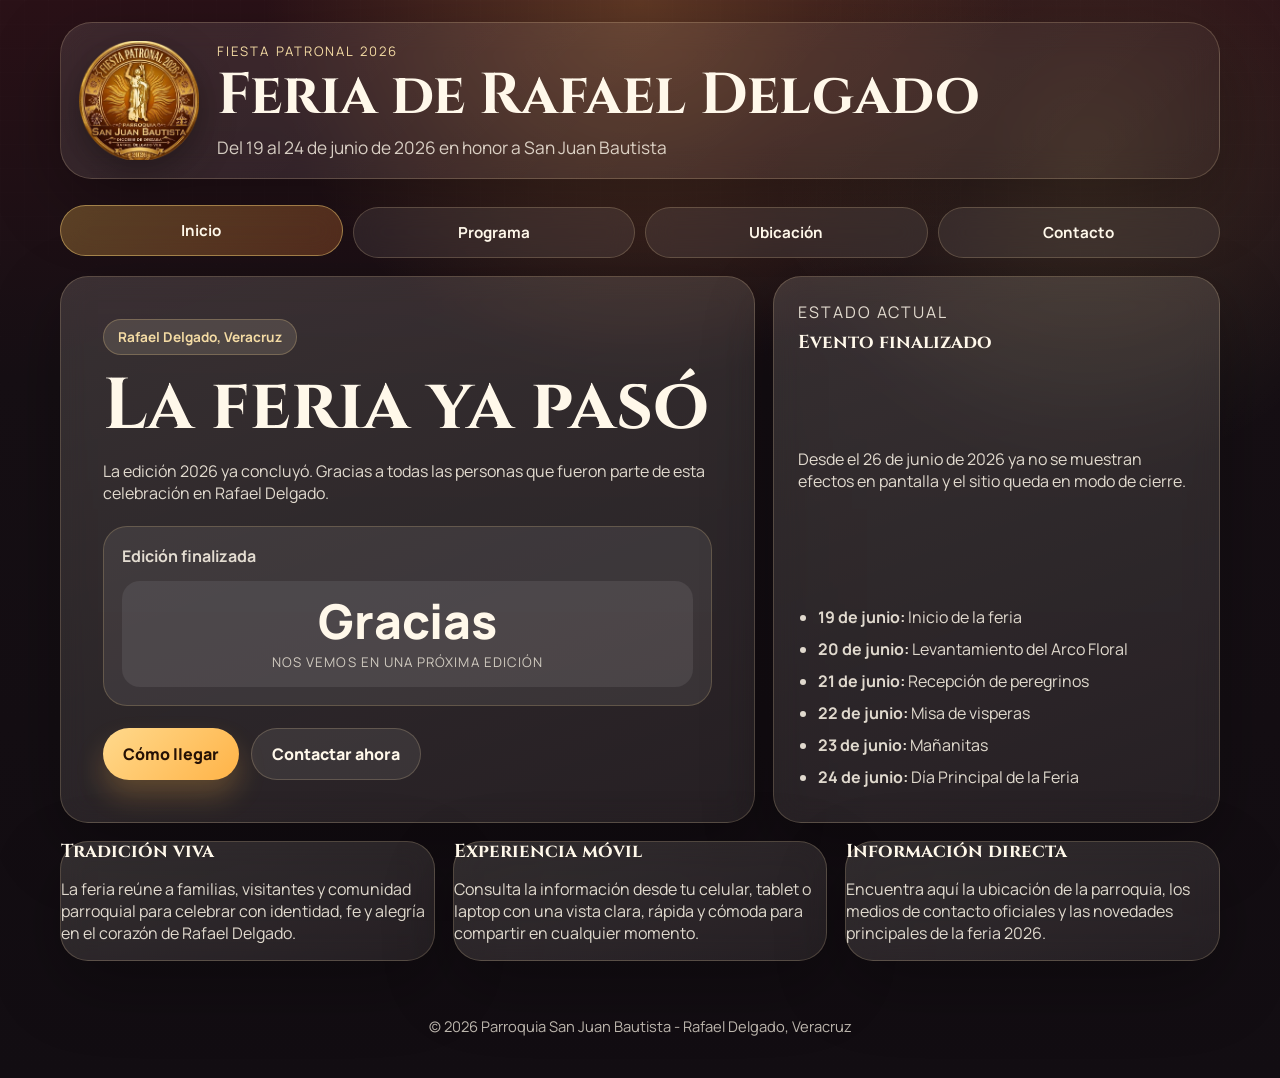
<file: index.html>
<!DOCTYPE html>
<html lang="es">
<head>
    <meta charset="UTF-8">
    <meta name="viewport" content="width=device-width, initial-scale=1.0">
    <link rel="icon" type="image/png" href="LOGO_N.png">
    <title>Inicio - Feria Patronal Rafael Delgado 2026</title>
    <link rel="stylesheet" href="estilos.css">
</head>
<body class="inicio-body">
    <div class="efectos" id="fx-root" aria-hidden="true"></div>

    <header class="site-header">
        <div class="brand-wrap">
            <img src="LOGO_N.png" alt="Logo de la Parroquia San Juan Bautista" class="brand-logo">
            <div class="brand-copy">
                <p class="eyebrow">Fiesta Patronal 2026</p>
                <h1>Feria de Rafael Delgado</h1>
                <p class="brand-subtitle">Del 19 al 24 de junio de 2026 en honor a San Juan Bautista</p>
            </div>
        </div>
    </header>

    <nav class="site-nav" aria-label="Navegación principal">
        <a href="index.html" class="is-active">Inicio</a>
        <a href="programa.html">Programa</a>
        <a href="ubicacion.html">Ubicación</a>
        <a href="contacto.html">Contacto</a>
    </nav>

    <main>
        <section class="hero hero-inicio">
            <div class="hero-copy">
                <span class="pill">Rafael Delgado, Veracruz</span>
                <h2 id="estado-feria-titulo">La cuenta regresiva ya comenzó</h2>
                <p id="estado-feria-texto">
                    Nos estamos preparando para vivir una feria llena de fe, tradición, música y convivencia familiar.
                </p>

                <div class="countdown-card" id="countdown-card">
                    <p class="countdown-label">Faltan para el 24 de junio de 2026</p>
                    <div class="countdown-grid" id="countdown" aria-live="polite">
                        <div class="time-box">
                            <span id="dias">0</span>
                            <small>Días</small>
                        </div>
                        <div class="time-box">
                            <span id="horas">0</span>
                            <small>Horas</small>
                        </div>
                        <div class="time-box">
                            <span id="minutos">0</span>
                            <small>Minutos</small>
                        </div>
                        <div class="time-box">
                            <span id="segundos">0</span>
                            <small>Segundos</small>
                        </div>
                    </div>
                </div>

                <div class="hero-actions">
                    <a href="ubicacion.html" class="btn btn-primary">Cómo llegar</a>
                    <a href="contacto.html" class="btn btn-secondary">Contactar ahora</a>
                </div>
            </div>

            <aside class="hero-panel" id="hero-panel">
                <div class="panel-top">
                    <p class="panel-kicker">Estado actual</p>
                    <h3 id="panel-title">Preparativos Listos </h3>
                </div>
                <p id="panel-text">
                    Muy pronto compartiremos el programa completo para que puedas planear tu visita con tiempo.
                </p>
                <ul class="mini-agenda">
                    <li><strong>19 de junio:</strong> Inicio de la feria</li>
                    <li><strong>20 de junio:</strong> Levantamiento del Arco Floral</li>
                    <li><strong>21 de junio:</strong> Recepción de peregrinos</li>
                    <li><strong>22 de junio:</strong> Misa de visperas</li>
                    <li><strong>23 de junio:</strong> Mañanitas</li>
                    <li><strong>24 de junio:</strong> Día Principal de la Feria</li>
                </ul>
            </aside>
        </section>

        <section class="feature-grid">
            <article class="info-card">
                <h3>Tradición viva</h3>
                <p>La feria reúne a familias, visitantes y comunidad parroquial para celebrar con identidad, fe y alegría en el corazón de Rafael Delgado.</p>
            </article>
            <article class="info-card">
                <h3>Experiencia móvil</h3>
                <p>Consulta la información desde tu celular, tablet o laptop con una vista clara, rápida y cómoda para compartir en cualquier momento.</p>
            </article>
            <article class="info-card">
                <h3>Información directa</h3>
                <p>Encuentra aquí la ubicación de la parroquia, los medios de contacto oficiales y las novedades principales de la feria 2026.</p>
            </article>
        </section>
    </main>

    <footer class="site-footer">
        <p>© 2026 Parroquia San Juan Bautista - Rafael Delgado, Veracruz</p>
    </footer>

    <script src="inicio.js"></script>
</body>
</html>
</file>
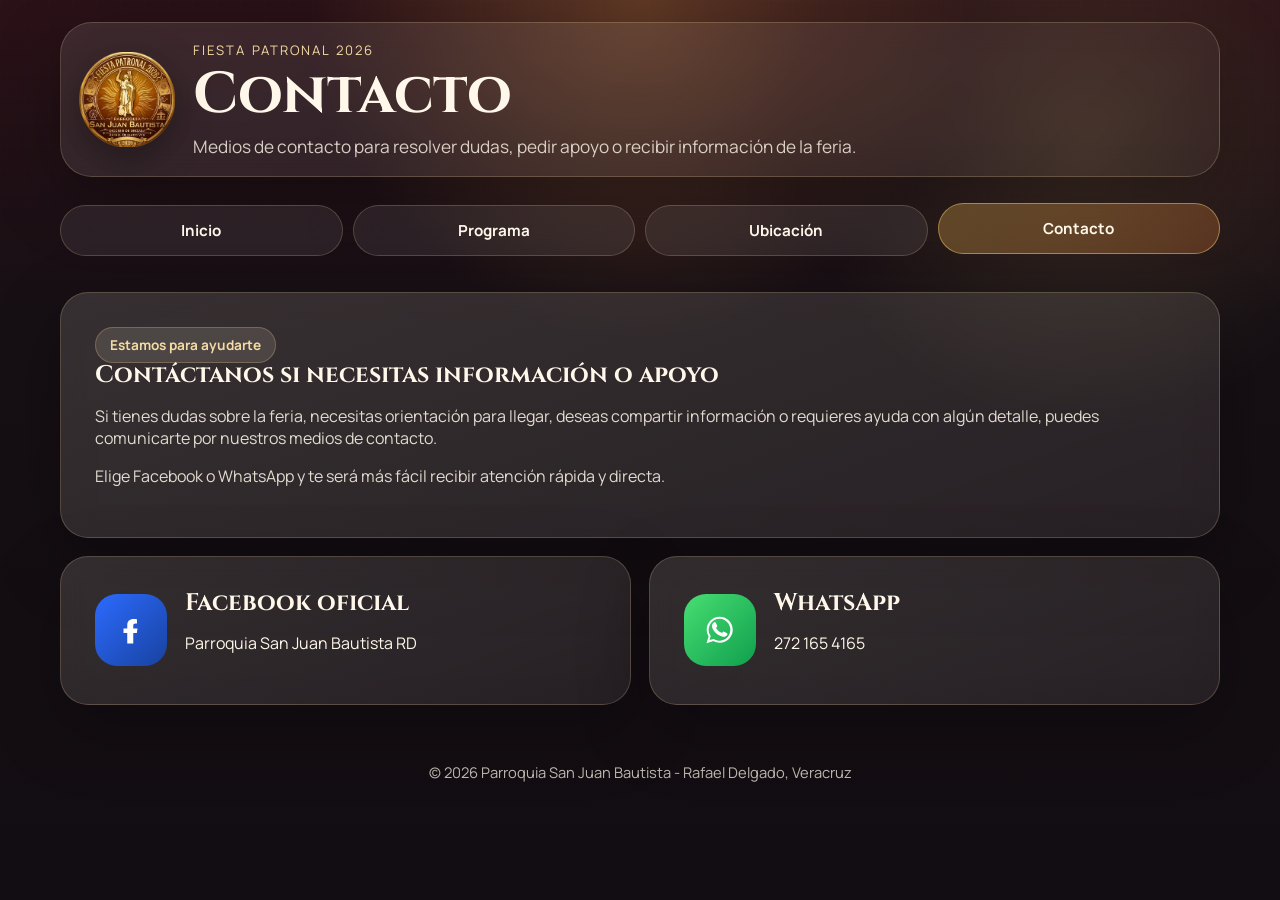
<file: contacto.html>
<!DOCTYPE html>
<html lang="es">
<head>
    <meta charset="UTF-8">
    <meta name="viewport" content="width=device-width, initial-scale=1.0">
    <link rel="icon" type="image/png" href="LOGO_N.png">
    <title>Contacto - Feria Patronal Rafael Delgado 2026</title>
    <link rel="stylesheet" href="estilos.css">
</head>
<body>
    <header class="site-header compact-header">
        <div class="brand-wrap">
            <img src="LOGO_N.png" alt="Logo de la Parroquia San Juan Bautista" class="brand-logo small-logo">
            <div class="brand-copy">
                <p class="eyebrow">Fiesta Patronal 2026</p>
                <h1>Contacto</h1>
                <p class="brand-subtitle">Medios de contacto para resolver dudas, pedir apoyo o recibir información de la feria.</p>
            </div>
        </div>
    </header>

    <nav class="site-nav" aria-label="Navegación principal">
        <a href="index.html">Inicio</a>
        <a href="programa.html">Programa</a>
        <a href="ubicacion.html">Ubicación</a>
        <a href="contacto.html" class="is-active">Contacto</a>
    </nav>

    <main class="page-shell">
        <section class="single-column contact-intro">
            <article class="info-card spotlight-card">
                <span class="pill">Estamos para ayudarte</span>
                <h2>Contáctanos si necesitas información o apoyo</h2>
                <p>
                    Si tienes dudas sobre la feria, necesitas orientación para llegar, deseas compartir información
                    o requieres ayuda con algún detalle, puedes comunicarte por nuestros medios de contacto.
                </p>
                <p>
                    Elige Facebook o WhatsApp y te será más fácil recibir atención rápida y directa.
                </p>
            </article>
        </section>

        <section class="contact-grid">
            <a class="contact-card facebook-card" href="https://www.facebook.com/ParroquiaSanJuanBautistaRD" target="_blank" rel="noopener noreferrer" aria-label="Abrir Facebook oficial de la parroquia">
                <span class="icon-badge facebook-icon" aria-hidden="true">
                    <svg viewBox="0 0 24 24" role="img">
                        <path d="M13.5 21v-7h2.4l.4-3h-2.8V9.1c0-.9.3-1.5 1.6-1.5H16V4.9c-.4-.1-1.3-.2-2.4-.2-2.4 0-4.1 1.4-4.1 4.2V11H7v3h2.5v7h4z"></path>
                    </svg>
                </span>
                <div>
                    <h2>Facebook oficial</h2>
                    <p>Parroquia San Juan Bautista RD</p>
                </div>
            </a>

            <a class="contact-card whatsapp-card" href="https://wa.me/522721654165?text=Hola,%20me%20gustar%C3%ADa%20informaci%C3%B3n%20sobre%20la%20feria%20de%20Rafael%20Delgado%202026." target="_blank" rel="noopener noreferrer" aria-label="Abrir WhatsApp de contacto">
                <span class="icon-badge whatsapp-icon" aria-hidden="true">
                    <svg viewBox="0 0 24 24" role="img">
                        <path d="M20.5 11.8c0 4.8-3.9 8.7-8.7 8.7-1.5 0-2.9-.4-4.2-1.1L3 20.8l1.4-4.5a8.6 8.6 0 0 1-1.3-4.5C3.1 7 7 3.1 11.8 3.1s8.7 3.9 8.7 8.7zm-8.7-7.3a7.3 7.3 0 0 0-6.2 11.2l.2.3-.8 2.7 2.8-.7.3.2a7.3 7.3 0 1 0 3.7-13.7zm4.4 9.4c-.2-.1-1.3-.7-1.5-.8-.2-.1-.4-.1-.6.1l-.4.5c-.2.2-.3.2-.6.1-.3-.1-1.1-.4-2.1-1.2-.8-.7-1.3-1.5-1.5-1.8-.2-.3 0-.4.1-.5l.3-.4.2-.3c.1-.2.1-.4 0-.5l-.8-1.8c-.2-.4-.4-.4-.6-.4h-.5c-.2 0-.5.1-.7.4-.2.3-.9.9-.9 2.1s.9 2.4 1 2.6c.1.2 1.8 2.8 4.4 3.8 2.6 1 2.6.7 3.1.7s1.5-.6 1.7-1.1c.2-.6.2-1 .1-1.1-.1-.1-.3-.2-.5-.3z"></path>
                    </svg>
                </span>
                <div>
                    <h2>WhatsApp</h2>
                    <p>272 165 4165</p>
                </div>
            </a>
        </section>
    </main>

    <footer class="site-footer">
        <p>© 2026 Parroquia San Juan Bautista - Rafael Delgado, Veracruz</p>
    </footer>

</body>
</html>
</file>
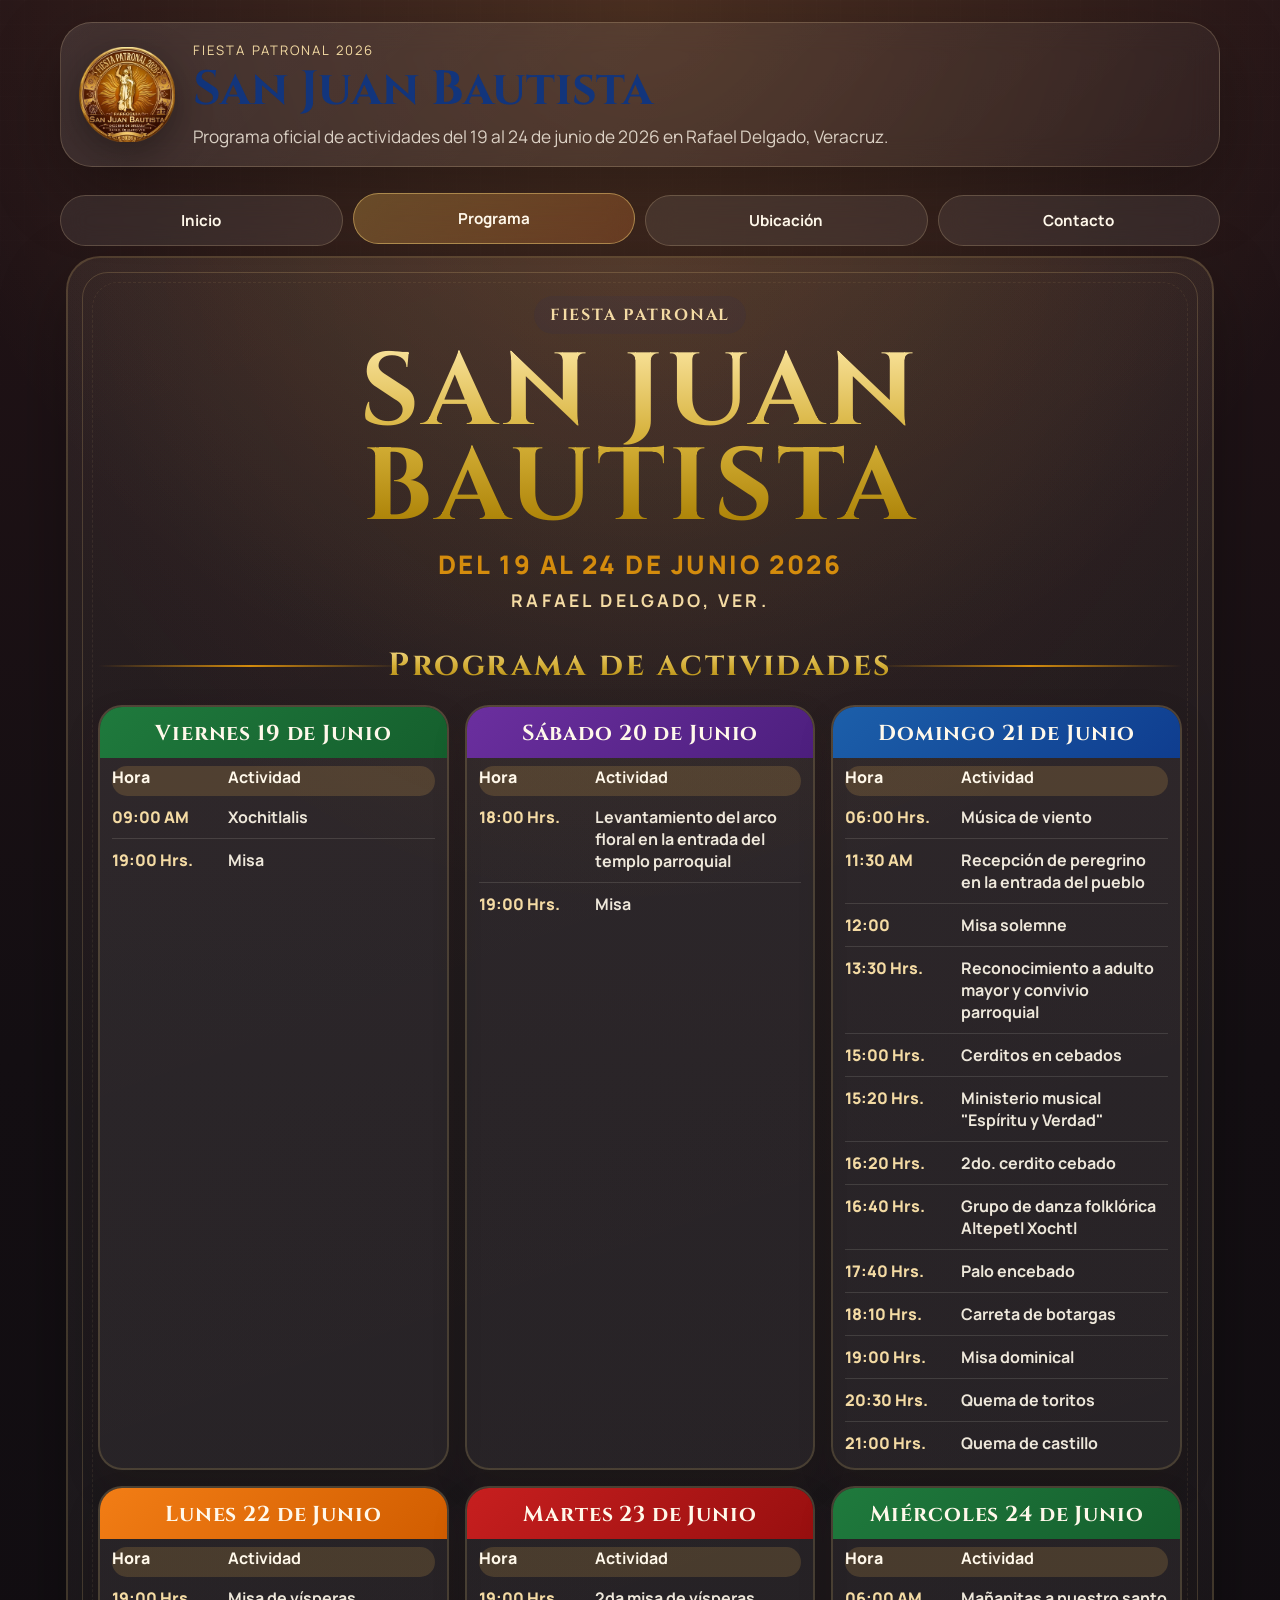
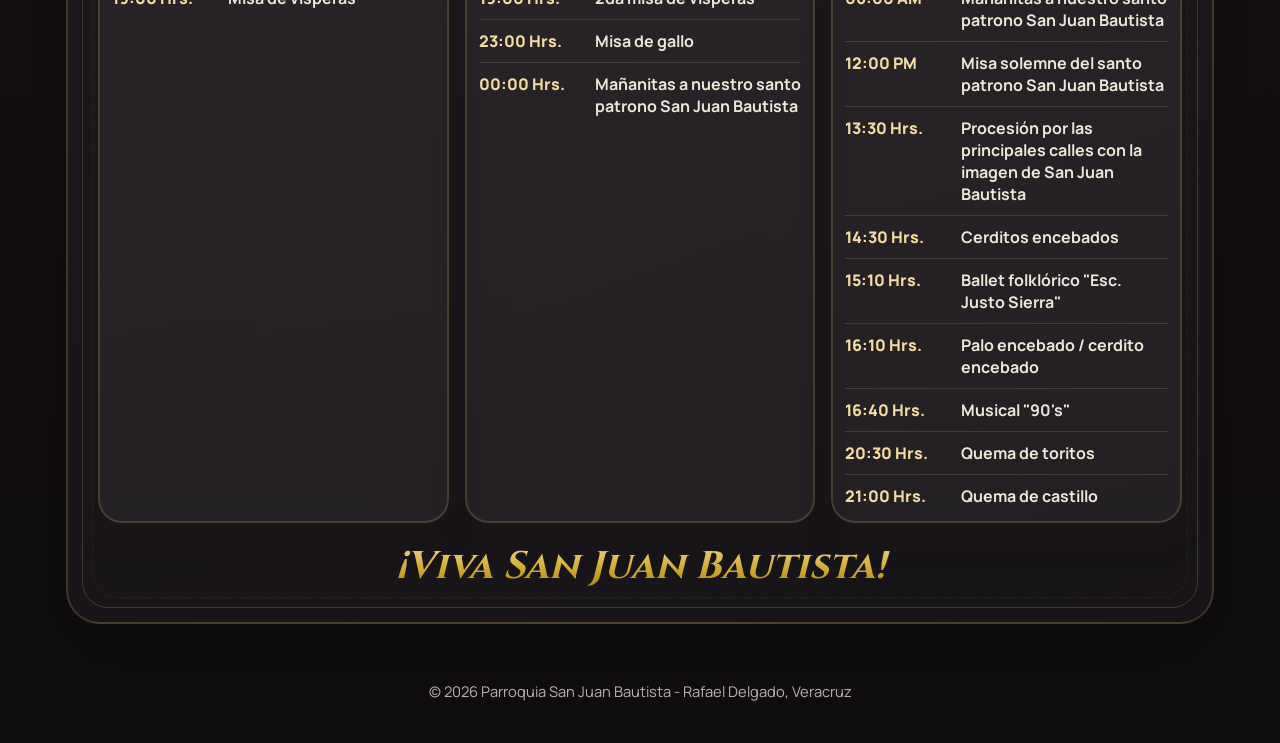
<file: programa.html>
<!DOCTYPE html>
<html lang="es">
<head>
    <meta charset="UTF-8">
    <meta name="viewport" content="width=device-width, initial-scale=1.0">
    <link rel="icon" type="image/png" href="LOGO_N.png">
    <title>Programa - Feria Patronal Rafael Delgado 2026</title>
    <link rel="stylesheet" href="estilos.css">
</head>
<body class="programa-body">
    <header class="site-header compact-header">
        <div class="brand-wrap poster-brand">
            <img src="LOGO_N.png" alt="Logo de la Parroquia San Juan Bautista" class="brand-logo small-logo">
            <div class="brand-copy">
                <p class="eyebrow">Fiesta Patronal 2026</p>
                <h1>San Juan Bautista</h1>
                <p class="brand-subtitle">Programa oficial de actividades del 19 al 24 de junio de 2026 en Rafael Delgado, Veracruz.</p>
            </div>
        </div>
    </header>

    <nav class="site-nav" aria-label="Navegación principal">
        <a href="index.html">Inicio</a>
        <a href="programa.html" class="is-active">Programa</a>
        <a href="ubicacion.html">Ubicación</a>
        <a href="contacto.html">Contacto</a>
    </nav>

    <main class="page-shell poster-page">
        <section class="poster-hero">
            <article class="poster-frame">
                <div class="poster-top">
                    <div class="poster-badge">Fiesta Patronal</div>
                    <h2>San Juan Bautista</h2>
                    <p class="poster-subtitle">Del 19 al 24 de junio 2026</p>
                    <p class="poster-location">Rafael Delgado, Ver.</p>
                </div>

                <div class="poster-divider">
                    <span>Programa de actividades</span>
                </div>

                <div class="poster-grid">
                    <article class="day-card day-green">
                        <header class="day-head">
                            <h3>Viernes 19 de Junio</h3>
                        </header>
                        <div class="schedule-table">
                            <div class="schedule-row schedule-head"><span>Hora</span><span>Actividad</span></div>
                            <div class="schedule-row"><span>09:00 AM</span><span>Xochitlalis</span></div>
                            <div class="schedule-row"><span>19:00 Hrs.</span><span>Misa</span></div>
                        </div>
                    </article>

                    <article class="day-card day-purple">
                        <header class="day-head">
                            <h3>Sábado 20 de Junio</h3>
                        </header>
                        <div class="schedule-table">
                            <div class="schedule-row schedule-head"><span>Hora</span><span>Actividad</span></div>
                            <div class="schedule-row"><span>18:00 Hrs.</span><span>Levantamiento del arco floral en la entrada del templo parroquial</span></div>
                            <div class="schedule-row"><span>19:00 Hrs.</span><span>Misa</span></div>
                        </div>
                    </article>

                    <article class="day-card day-blue">
                        <header class="day-head">
                            <h3>Domingo 21 de Junio</h3>
                        </header>
                        <div class="schedule-table">
                            <div class="schedule-row schedule-head"><span>Hora</span><span>Actividad</span></div>
                            <div class="schedule-row"><span>06:00 Hrs.</span><span>Música de viento</span></div>
                            <div class="schedule-row"><span>11:30 AM</span><span>Recepción de peregrino en la entrada del pueblo</span></div>
                            <div class="schedule-row"><span>12:00</span><span>Misa solemne</span></div>
                            <div class="schedule-row"><span>13:30 Hrs.</span><span>Reconocimiento a adulto mayor y convivio parroquial</span></div>
                            <div class="schedule-row"><span>15:00 Hrs.</span><span>Cerditos en cebados</span></div>
                            <div class="schedule-row"><span>15:20 Hrs.</span><span>Ministerio musical "Espíritu y Verdad"</span></div>
                            <div class="schedule-row"><span>16:20 Hrs.</span><span>2do. cerdito cebado</span></div>
                            <div class="schedule-row"><span>16:40 Hrs.</span><span>Grupo de danza folklórica Altepetl Xochtl</span></div>
                            <div class="schedule-row"><span>17:40 Hrs.</span><span>Palo encebado</span></div>
                            <div class="schedule-row"><span>18:10 Hrs.</span><span>Carreta de botargas</span></div>
                            <div class="schedule-row"><span>19:00 Hrs.</span><span>Misa dominical</span></div>
                            <div class="schedule-row"><span>20:30 Hrs.</span><span>Quema de toritos</span></div>
                            <div class="schedule-row"><span>21:00 Hrs.</span><span>Quema de castillo</span></div>
                        </div>
                    </article>

                    <article class="day-card day-orange">
                        <header class="day-head">
                            <h3>Lunes 22 de Junio</h3>
                        </header>
                        <div class="schedule-table">
                            <div class="schedule-row schedule-head"><span>Hora</span><span>Actividad</span></div>
                            <div class="schedule-row"><span>19:00 Hrs.</span><span>Misa de vísperas</span></div>
                        </div>
                    </article>

                    <article class="day-card day-red">
                        <header class="day-head">
                            <h3>Martes 23 de Junio</h3>
                        </header>
                        <div class="schedule-table">
                            <div class="schedule-row schedule-head"><span>Hora</span><span>Actividad</span></div>
                            <div class="schedule-row"><span>19:00 Hrs.</span><span>2da misa de vísperas</span></div>
                            <div class="schedule-row"><span>23:00 Hrs.</span><span>Misa de gallo</span></div>
                            <div class="schedule-row"><span>00:00 Hrs.</span><span>Mañanitas a nuestro santo patrono San Juan Bautista</span></div>
                        </div>
                    </article>

                    <article class="day-card day-green">
                        <header class="day-head">
                            <h3>Miércoles 24 de Junio</h3>
                        </header>
                        <div class="schedule-table">
                            <div class="schedule-row schedule-head"><span>Hora</span><span>Actividad</span></div>
                            <div class="schedule-row"><span>06:00 AM</span><span>Mañanitas a nuestro santo patrono San Juan Bautista</span></div>
                            <div class="schedule-row"><span>12:00 PM</span><span>Misa solemne del santo patrono San Juan Bautista</span></div>
                            <div class="schedule-row"><span>13:30 Hrs.</span><span>Procesión por las principales calles con la imagen de San Juan Bautista</span></div>
                            <div class="schedule-row"><span>14:30 Hrs.</span><span>Cerditos encebados</span></div>
                            <div class="schedule-row"><span>15:10 Hrs.</span><span>Ballet folklórico "Esc. Justo Sierra"</span></div>
                            <div class="schedule-row"><span>16:10 Hrs.</span><span>Palo encebado / cerdito encebado</span></div>
                            <div class="schedule-row"><span>16:40 Hrs.</span><span>Musical "90's"</span></div>
                            <div class="schedule-row"><span>20:30 Hrs.</span><span>Quema de toritos</span></div>
                            <div class="schedule-row"><span>21:00 Hrs.</span><span>Quema de castillo</span></div>
                        </div>
                    </article>
                </div>

                <div class="poster-footer">¡Viva San Juan Bautista!</div>
            </article>
        </section>
    </main>

    <footer class="site-footer">
        <p>© 2026 Parroquia San Juan Bautista - Rafael Delgado, Veracruz</p>
    </footer>

</body>
</html>
</file>
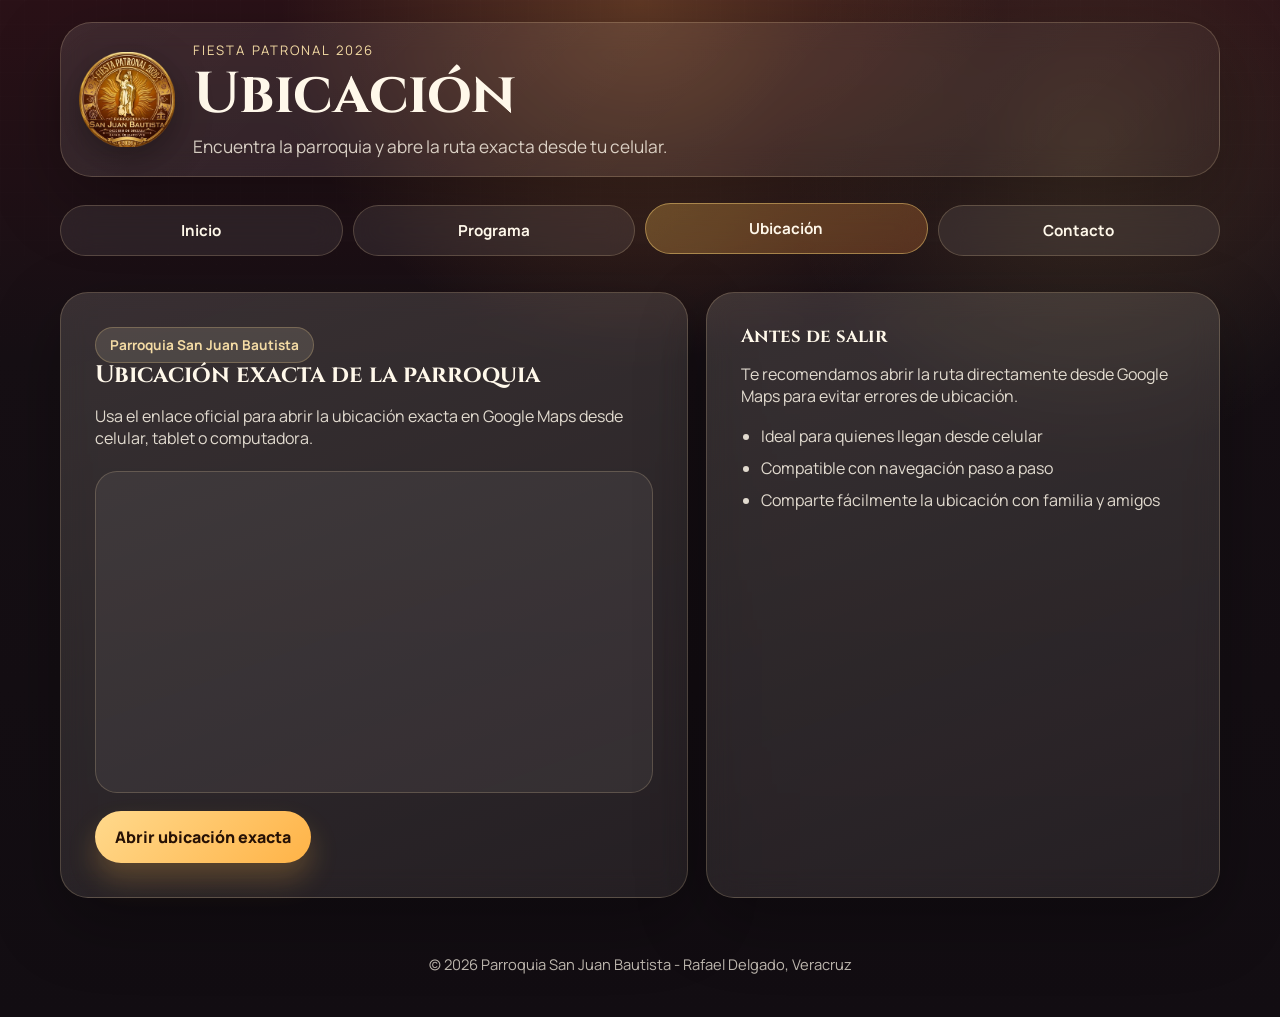
<file: ubicacion.html>
<!DOCTYPE html>
<html lang="es">
<head>
    <meta charset="UTF-8">
    <meta name="viewport" content="width=device-width, initial-scale=1.0">
    <link rel="icon" type="image/png" href="LOGO_N.png">
    <title>Ubicación - Feria Patronal Rafael Delgado 2026</title>
    <link rel="stylesheet" href="estilos.css">
</head>
<body>
    <header class="site-header compact-header">
        <div class="brand-wrap">
            <img src="LOGO_N.png" alt="Logo de la Parroquia San Juan Bautista" class="brand-logo small-logo">
            <div class="brand-copy">
                <p class="eyebrow">Fiesta Patronal 2026</p>
                <h1>Ubicación</h1>
                <p class="brand-subtitle">Encuentra la parroquia y abre la ruta exacta desde tu celular.</p>
            </div>
        </div>
    </header>

    <nav class="site-nav" aria-label="Navegación principal">
        <a href="index.html">Inicio</a>
        <a href="programa.html">Programa</a>
        <a href="ubicacion.html" class="is-active">Ubicación</a>
        <a href="contacto.html">Contacto</a>
    </nav>

    <main class="page-shell">
        <section class="location-grid">
            <article class="info-card map-card">
                <span class="pill">Parroquia San Juan Bautista</span>
                <h2>Ubicación exacta de la parroquia</h2>
                <p>
                    Usa el enlace oficial para abrir la ubicación exacta en Google Maps desde celular, tablet o computadora.
                </p>
                <div class="map-embed-wrap">
                    <iframe
                        src="https://www.google.com/maps?q=Parroquia%20San%20Juan%20Bautista%20Rafael%20Delgado&output=embed"
                        title="Mapa de la Parroquia San Juan Bautista en Rafael Delgado"
                        loading="lazy"
                        referrerpolicy="no-referrer-when-downgrade"
                        allowfullscreen>
                    </iframe>
                </div>
                <a href="https://maps.app.goo.gl/SQ6zamCd1NMehXvo8" class="btn btn-primary" target="_blank" rel="noopener noreferrer">
                    Abrir ubicación exacta
                </a>
            </article>

            <article class="info-card address-card">
                <h3>Antes de salir</h3>
                <p>Te recomendamos abrir la ruta directamente desde Google Maps para evitar errores de ubicación.</p>
                <ul class="detail-list">
                    <li>Ideal para quienes llegan desde celular</li>
                    <li>Compatible con navegación paso a paso</li>
                    <li>Comparte fácilmente la ubicación con familia y amigos</li>
                </ul>
            </article>
        </section>
    </main>

    <footer class="site-footer">
        <p>© 2026 Parroquia San Juan Bautista - Rafael Delgado, Veracruz</p>
    </footer>

</body>
</html>
</file>
<file: estilos.css>
@import url('https://fonts.googleapis.com/css2?family=Cinzel:wght@500;700&family=Manrope:wght@400;500;700;800&display=swap');

:root {
    --cream: #fff8ea;
    --sand: #f4dba4;
    --gold: #d9a92f;
    --amber: #ff8a3d;
    --wine: #5f1f20;
    --forest: #17352d;
    --night: #120d12;
    --navy: #19233f;
    --panel: rgba(255, 248, 234, 0.08);
    --panel-strong: rgba(255, 248, 234, 0.14);
    --border: rgba(255, 222, 173, 0.2);
    --shadow: 0 24px 70px rgba(0, 0, 0, 0.28);
    --radius-lg: 28px;
    --content-width: 1160px;
}

* {
    box-sizing: border-box;
}

html {
    scroll-behavior: smooth;
}

body {
    margin: 0;
    min-height: 100vh;
    color: var(--cream);
    font-family: 'Manrope', sans-serif;
    overflow-x: hidden;
    background:
        radial-gradient(circle at top, rgba(255, 173, 77, 0.25), transparent 30%),
        radial-gradient(circle at 85% 15%, rgba(255, 230, 120, 0.12), transparent 22%),
        linear-gradient(180deg, #2a1117 0%, #160f14 35%, #120d12 100%);
}

body.lightbox-open {
    overflow: hidden;
}

img {
    max-width: 100%;
    height: auto;
}

body::before {
    content: "";
    position: fixed;
    inset: 0;
    pointer-events: none;
    background-image:
        linear-gradient(rgba(255, 255, 255, 0.02) 1px, transparent 1px),
        linear-gradient(90deg, rgba(255, 255, 255, 0.02) 1px, transparent 1px);
    background-size: 24px 24px;
    mask-image: linear-gradient(to bottom, rgba(0, 0, 0, 0.45), transparent 85%);
}

.inicio-body.celebracion-dia-22 {
    background:
        radial-gradient(circle at top, rgba(255, 198, 78, 0.34), transparent 28%),
        radial-gradient(circle at 15% 20%, rgba(255, 119, 119, 0.18), transparent 18%),
        linear-gradient(180deg, #33121a 0%, #170d1c 42%, #120d12 100%);
}

.inicio-body.celebracion-dia-fuerte {
    background:
        radial-gradient(circle at top, rgba(255, 102, 126, 0.35), transparent 28%),
        radial-gradient(circle at 80% 18%, rgba(255, 205, 84, 0.22), transparent 18%),
        linear-gradient(180deg, #2d1025 0%, #161024 45%, #0f0c16 100%);
}

.inicio-body.cierre-feria {
    background:
        radial-gradient(circle at top, rgba(124, 199, 255, 0.18), transparent 28%),
        radial-gradient(circle at 85% 15%, rgba(255, 207, 117, 0.18), transparent 20%),
        linear-gradient(180deg, #18223e 0%, #132034 38%, #101820 100%);
}

.site-header,
.site-nav,
main,
.site-footer {
    position: relative;
    z-index: 2;
}

.site-header,
.site-nav,
.page-shell,
.site-footer,
.hero,
.feature-grid {
    width: min(calc(100% - 24px), var(--content-width));
    margin-inline: auto;
}

.site-header {
    padding: 22px 0 14px;
}

.brand-wrap {
    display: flex;
    align-items: center;
    gap: 18px;
    background: linear-gradient(135deg, rgba(255, 255, 255, 0.1), rgba(255, 255, 255, 0.04));
    border: 1px solid var(--border);
    border-radius: 32px;
    box-shadow: var(--shadow);
    padding: 18px;
    backdrop-filter: blur(14px);
}

.brand-logo {
    width: clamp(82px, 18vw, 120px);
    height: auto;
    flex-shrink: 0;
    filter: drop-shadow(0 10px 18px rgba(0, 0, 0, 0.35));
}

.small-logo {
    width: clamp(72px, 15vw, 96px);
}

.eyebrow {
    margin: 0 0 6px;
    color: var(--sand);
    font-size: 0.82rem;
    letter-spacing: 0.16em;
    text-transform: uppercase;
}

.brand-copy h1,
.hero-copy h2,
.info-card h2,
.contact-card h2,
.info-card h3,
.panel-top h3 {
    margin: 0;
    font-family: 'Cinzel', serif;
    line-height: 1.05;
}

.brand-copy h1 {
    font-size: clamp(1.8rem, 6vw, 3.6rem);
}

.brand-subtitle {
    margin: 10px 0 0;
    max-width: 720px;
    color: rgba(255, 248, 234, 0.8);
    font-size: clamp(0.96rem, 2.8vw, 1.08rem);
}

.site-nav {
    position: sticky;
    top: 10px;
    z-index: 4;
    display: grid;
    grid-template-columns: repeat(4, 1fr);
    gap: 10px;
    margin-top: 14px;
}

.site-nav a {
    text-align: center;
    text-decoration: none;
    color: var(--cream);
    background: rgba(255, 255, 255, 0.08);
    border: 1px solid var(--border);
    border-radius: 999px;
    padding: 14px 10px;
    font-weight: 700;
    font-size: 0.95rem;
    backdrop-filter: blur(14px);
    transition: transform 0.22s ease, background 0.22s ease, border-color 0.22s ease;
}

.site-nav a:hover,
.site-nav a:focus-visible,
.site-nav a.is-active {
    background: linear-gradient(135deg, rgba(255, 195, 86, 0.28), rgba(255, 138, 61, 0.24));
    border-color: rgba(255, 218, 123, 0.45);
    transform: translateY(-2px);
}

main {
    padding: 18px 0 40px;
}

.hero {
    display: grid;
    gap: 18px;
}

.hero-inicio {
    grid-template-columns: minmax(0, 1.4fr) minmax(280px, 0.9fr);
    align-items: stretch;
}

.hero-copy,
.hero-panel,
.info-card,
.contact-card {
    min-width: 0;
    background: linear-gradient(160deg, var(--panel-strong), var(--panel));
    border: 1px solid var(--border);
    border-radius: var(--radius-lg);
    box-shadow: var(--shadow);
    backdrop-filter: blur(14px);
}

.hero-copy {
    padding: clamp(24px, 5vw, 42px);
}

.pill {
    display: inline-flex;
    align-items: center;
    gap: 8px;
    padding: 8px 14px;
    border-radius: 999px;
    background: rgba(255, 245, 215, 0.12);
    border: 1px solid rgba(255, 215, 141, 0.24);
    color: var(--sand);
    font-weight: 700;
    font-size: 0.85rem;
}

.hero-copy h2 {
    margin-top: 14px;
    font-size: clamp(2rem, 6vw, 4.5rem);
}

.hero-copy p,
.hero-panel p,
.info-card p,
.detail-list,
.mini-agenda {
    color: rgba(255, 248, 234, 0.86);
    font-size: 1rem;
}

.countdown-card {
    margin-top: 22px;
    padding: 18px;
    border-radius: 24px;
    background: rgba(255, 252, 245, 0.08);
    border: 1px solid rgba(255, 219, 145, 0.2);
}

.countdown-label {
    margin: 0 0 14px;
    color: var(--sand);
    font-weight: 700;
}

.countdown-grid {
    display: grid;
    grid-template-columns: repeat(4, minmax(0, 1fr));
    gap: 12px;
}

.time-box {
    padding: 16px 10px;
    border-radius: 18px;
    text-align: center;
    background: rgba(255, 255, 255, 0.08);
}

.time-box span {
    display: block;
    font-size: clamp(1.6rem, 7vw, 3rem);
    font-weight: 800;
    line-height: 1;
}

.time-box small {
    display: block;
    margin-top: 8px;
    color: rgba(255, 248, 234, 0.74);
    text-transform: uppercase;
    letter-spacing: 0.08em;
}

.hero-actions {
    display: flex;
    flex-wrap: wrap;
    gap: 12px;
    margin-top: 22px;
}

.btn {
    display: inline-flex;
    align-items: center;
    justify-content: center;
    min-height: 52px;
    padding: 14px 20px;
    border-radius: 999px;
    text-decoration: none;
    font-weight: 800;
    transition: transform 0.2s ease;
}

.btn:hover,
.btn:focus-visible {
    transform: translateY(-2px);
}

.btn-primary {
    color: #261105;
    background: linear-gradient(135deg, #ffd98c, #ffb347);
    box-shadow: 0 16px 28px rgba(255, 179, 71, 0.24);
}

.btn-secondary {
    color: var(--cream);
    background: rgba(255, 255, 255, 0.08);
    border: 1px solid var(--border);
}

.hero-panel {
    padding: 24px;
    display: flex;
    flex-direction: column;
    justify-content: space-between;
}

.panel-kicker {
    margin: 0 0 10px;
    color: var(--sand);
    text-transform: uppercase;
    letter-spacing: 0.12em;
    font-size: 0.78rem;
}

.mini-agenda,
.detail-list {
    margin: 18px 0 0;
    padding-left: 20px;
}

.mini-agenda li,
.detail-list li {
    margin-bottom: 10px;
}

.feature-grid,
.contact-grid,
.location-grid {
    display: grid;
    gap: 18px;
    margin-top: 18px;
}

.feature-grid {
    grid-template-columns: repeat(3, minmax(0, 1fr));
}

.page-shell {
    padding: 18px 0 42px;
}

.single-column {
    display: grid;
}

.contact-intro {
    margin-top: 18px;
}

.spotlight-card,
.map-card,
.address-card,
.contact-card {
    padding: clamp(22px, 4vw, 34px);
}

.location-grid {
    grid-template-columns: 1.1fr 0.9fr;
}

.contact-grid {
    grid-template-columns: repeat(2, minmax(0, 1fr));
}

.contact-card {
    display: flex;
    align-items: center;
    gap: 18px;
    color: var(--cream);
    text-decoration: none;
}

.map-embed-wrap {
    margin: 22px 0 18px;
    border-radius: 22px;
    overflow: hidden;
    border: 1px solid var(--border);
    min-height: 320px;
    background: rgba(255, 255, 255, 0.06);
}

.map-embed-wrap iframe {
    display: block;
    width: 100%;
    height: 320px;
    border: 0;
}

.icon-badge {
    width: 72px;
    height: 72px;
    border-radius: 22px;
    display: inline-flex;
    align-items: center;
    justify-content: center;
    flex-shrink: 0;
}

.icon-badge svg {
    width: 36px;
    height: 36px;
    fill: currentColor;
}

.facebook-icon {
    background: linear-gradient(135deg, #2d6bff, #1842a0);
    color: #fff;
}

.whatsapp-icon {
    background: linear-gradient(135deg, #48de72, #109f4e);
    color: #fff;
}

.site-footer {
    padding: 0 0 28px;
    text-align: center;
    color: rgba(255, 248, 234, 0.72);
    font-size: 0.92rem;
}

.lightbox {
    position: fixed;
    inset: 0;
    display: none;
    align-items: center;
    justify-content: center;
    padding: 24px;
    background: rgba(10, 8, 11, 0.88);
    z-index: 20;
}

.lightbox.is-open {
    display: flex;
}

.lightbox-image {
    max-width: min(96vw, 980px);
    max-height: 86vh;
    width: auto;
    height: auto;
    border-radius: 18px;
    box-shadow: 0 24px 60px rgba(0, 0, 0, 0.45);
}

.lightbox-close {
    position: absolute;
    top: 16px;
    right: 16px;
    width: 48px;
    height: 48px;
    border: 0;
    border-radius: 999px;
    background: rgba(255, 255, 255, 0.14);
    color: #fff;
    font-size: 2rem;
    line-height: 1;
    cursor: pointer;
}

.efectos {
    position: fixed;
    inset: 0;
    pointer-events: none;
    overflow: hidden;
    z-index: 1;
}

.particle,
.balloon,
.firework-burst {
    position: absolute;
    will-change: transform, opacity;
}

.particle {
    width: 10px;
    height: 16px;
    border-radius: 4px;
    opacity: 0.92;
    animation: fall linear forwards;
}

.balloon {
    width: 34px;
    height: 44px;
    border-radius: 50% 50% 48% 48%;
    opacity: 0.9;
    animation: floatUp linear forwards;
    box-shadow: inset -6px -8px 0 rgba(255, 255, 255, 0.16);
}

.balloon::after {
    content: "";
    position: absolute;
    left: 50%;
    top: 42px;
    width: 2px;
    height: 70px;
    background: rgba(255, 255, 255, 0.45);
    transform: translateX(-50%);
}

.firework-burst {
    width: 10px;
    height: 10px;
    border-radius: 50%;
    animation: explode 1s ease-out forwards;
    box-shadow:
        0 -60px 0 0 currentColor,
        42px -42px 0 0 currentColor,
        60px 0 0 0 currentColor,
        42px 42px 0 0 currentColor,
        0 60px 0 0 currentColor,
        -42px 42px 0 0 currentColor,
        -60px 0 0 0 currentColor,
        -42px -42px 0 0 currentColor,
        22px -54px 0 0 currentColor,
        54px -22px 0 0 currentColor,
        54px 22px 0 0 currentColor,
        22px 54px 0 0 currentColor,
        -22px 54px 0 0 currentColor,
        -54px 22px 0 0 currentColor,
        -54px -22px 0 0 currentColor,
        -22px -54px 0 0 currentColor;
}

@keyframes fall {
    0% {
        transform: translate3d(0, -10vh, 0) rotate(0deg);
        opacity: 0;
    }
    10% {
        opacity: 0.95;
    }
    100% {
        transform: translate3d(var(--drift, 0px), 110vh, 0) rotate(680deg);
        opacity: 0;
    }
}

@keyframes floatUp {
    0% {
        transform: translate3d(0, 18vh, 0);
        opacity: 0;
    }
    10% {
        opacity: 0.92;
    }
    100% {
        transform: translate3d(var(--drift, 0px), -120vh, 0);
        opacity: 0;
    }
}

@keyframes explode {
    0% {
        transform: scale(0.2);
        opacity: 0;
    }
    12% {
        opacity: 1;
    }
    100% {
        transform: scale(1);
        opacity: 0;
    }
}

@media (max-width: 980px) {
    .hero-inicio,
    .feature-grid,
    .location-grid,
    .contact-grid {
        grid-template-columns: 1fr;
    }

    .site-nav {
        top: 8px;
    }
}

@media (max-width: 720px) {
    .site-header,
    .site-nav,
    .page-shell,
    .site-footer,
    .hero,
    .feature-grid {
        width: min(calc(100% - 18px), var(--content-width));
    }

    .brand-wrap {
        align-items: flex-start;
        flex-direction: column;
        padding: 16px;
    }

    .site-nav {
        grid-template-columns: repeat(2, 1fr);
    }

    .hero-copy,
    .hero-panel,
    .spotlight-card,
    .map-card,
    .address-card,
    .contact-card {
        padding: 20px;
    }

    .countdown-grid {
        grid-template-columns: repeat(2, minmax(0, 1fr));
    }

    .contact-card {
        align-items: flex-start;
    }

}

@media (max-width: 480px) {
    .site-header,
    .site-nav,
    .page-shell,
    .site-footer,
    .hero,
    .feature-grid {
        width: min(calc(100% - 12px), var(--content-width));
    }

    .site-nav a {
        padding: 12px 8px;
        font-size: 0.9rem;
    }

    .btn {
        width: 100%;
    }

    .hero-actions {
        flex-direction: column;
    }

    .icon-badge {
        width: 62px;
        height: 62px;
        border-radius: 18px;
    }

    .icon-badge svg {
        width: 30px;
        height: 30px;
    }

    .brand-wrap {
        border-radius: 24px;
        padding: 14px;
    }

    .hero-copy,
    .hero-panel,
    .info-card,
    .contact-card {
        border-radius: 22px;
    }

    .lightbox {
        padding: 12px;
    }

    .lightbox-close {
        top: 10px;
        right: 10px;
    }
}

.programa-body {
    background:
        radial-gradient(circle at top, rgba(255, 205, 126, 0.28), transparent 28%),
        linear-gradient(180deg, #f8f0e2 0%, #f4e7cf 42%, #ecdfc3 100%);
    color: #18306f;
}

.programa-body .site-footer {
    color: rgba(24, 48, 111, 0.78);
}

.programa-body .site-nav a {
    background: rgba(24, 48, 111, 0.08);
    color: #18306f;
    border-color: rgba(24, 48, 111, 0.12);
}

.programa-body .site-nav a:hover,
.programa-body .site-nav a:focus-visible,
.programa-body .site-nav a.is-active {
    background: linear-gradient(135deg, rgba(24, 48, 111, 0.14), rgba(227, 151, 18, 0.18));
    border-color: rgba(227, 151, 18, 0.36);
}

.poster-page {
    padding-top: 10px;
}

.poster-hero {
    width: min(calc(100% - 12px), 1280px);
    margin: 0 auto;
}

.poster-frame {
    position: relative;
    padding: clamp(18px, 2.4vw, 30px);
    border-radius: 34px;
    background:
        linear-gradient(180deg, rgba(255, 255, 255, 0.72), rgba(248, 236, 214, 0.92)),
        radial-gradient(circle at top, rgba(255, 208, 111, 0.12), transparent 36%);
    border: 2px solid rgba(24, 48, 111, 0.18);
    box-shadow: 0 28px 70px rgba(72, 45, 12, 0.2);
    overflow: hidden;
}

.poster-frame::before,
.poster-frame::after {
    content: "";
    position: absolute;
    inset: 14px;
    border-radius: 26px;
    pointer-events: none;
    border: 1px solid rgba(227, 151, 18, 0.22);
}

.poster-frame::after {
    inset: 24px;
    border-style: dashed;
    opacity: 0.45;
}

.poster-top {
    position: relative;
    z-index: 1;
    text-align: center;
    padding: 8px 0 22px;
}

.poster-badge {
    display: inline-flex;
    margin-bottom: 12px;
    padding: 8px 16px;
    border-radius: 999px;
    background: rgba(24, 48, 111, 0.08);
    color: #d48c0d;
    font-family: 'Cinzel', serif;
    font-weight: 700;
    letter-spacing: 0.12em;
    text-transform: uppercase;
}

.poster-top h2 {
    margin: 0;
    font-family: 'Cinzel', serif;
    font-size: clamp(2.6rem, 8vw, 6.6rem);
    line-height: 0.92;
    color: #12357c;
    text-transform: uppercase;
    letter-spacing: 0.04em;
}

.poster-subtitle {
    margin: 12px 0 6px;
    font-size: clamp(1.1rem, 3vw, 1.6rem);
    color: #d48c0d;
    font-weight: 800;
    letter-spacing: 0.1em;
    text-transform: uppercase;
}

.poster-location {
    margin: 0;
    font-size: clamp(0.95rem, 2.4vw, 1.1rem);
    color: #12357c;
    font-weight: 700;
    letter-spacing: 0.18em;
    text-transform: uppercase;
}

.poster-divider {
    position: relative;
    margin: 10px auto 18px;
    text-align: center;
    color: #12357c;
    font-family: 'Cinzel', serif;
    font-size: clamp(1.2rem, 4vw, 2rem);
    font-weight: 700;
    letter-spacing: 0.08em;
}

.poster-divider::before,
.poster-divider::after {
    content: "";
    position: absolute;
    top: 50%;
    width: 28%;
    height: 2px;
    background: linear-gradient(90deg, transparent, #d48c0d, transparent);
}

.poster-divider::before {
    left: 0;
}

.poster-divider::after {
    right: 0;
}

.poster-grid {
    position: relative;
    z-index: 1;
    display: grid;
    grid-template-columns: repeat(3, minmax(0, 1fr));
    gap: 16px;
}

.day-card {
    display: flex;
    flex-direction: column;
    min-width: 0;
    overflow: hidden;
    border-radius: 24px;
    border: 2px solid rgba(24, 48, 111, 0.18);
    background: rgba(255, 255, 255, 0.72);
    box-shadow: 0 16px 36px rgba(45, 23, 4, 0.12);
}

.day-head {
    padding: 12px 14px 10px;
    text-align: center;
}

.day-head h3 {
    margin: 0;
    font-family: 'Cinzel', serif;
    font-size: clamp(1.05rem, 2.4vw, 1.35rem);
    color: #fff;
    letter-spacing: 0.04em;
}

.day-green .day-head { background: linear-gradient(135deg, #1f7a3d, #155f2d); }
.day-purple .day-head { background: linear-gradient(135deg, #6b2f9f, #4d1f7e); }
.day-blue .day-head { background: linear-gradient(135deg, #1c5faa, #0f3d8f); }
.day-orange .day-head { background: linear-gradient(135deg, #f27d15, #d15d00); }
.day-red .day-head { background: linear-gradient(135deg, #c71f1f, #980f0f); }

.schedule-table {
    padding: 8px 12px 14px;
    display: grid;
    gap: 10px;
}

.schedule-row {
    display: grid;
    grid-template-columns: 104px minmax(0, 1fr);
    gap: 12px;
    align-items: start;
    padding-bottom: 10px;
    border-bottom: 1px solid rgba(24, 48, 111, 0.12);
    color: #18306f;
    font-weight: 700;
}

.schedule-row span:first-child {
    color: #d87200;
    font-weight: 800;
}

.schedule-row:last-child {
    border-bottom: 0;
    padding-bottom: 0;
}

.schedule-head {
    padding-bottom: 8px;
    color: #fff;
    background: linear-gradient(135deg, rgba(24, 48, 111, 0.94), rgba(24, 48, 111, 0.84));
    border-radius: 16px;
    border: 0;
}

.schedule-head span {
    color: #fff !important;
}

.poster-footer {
    margin-top: 18px;
    text-align: center;
    font-family: 'Cinzel', serif;
    font-size: clamp(1.5rem, 4.2vw, 2.4rem);
    color: #18306f;
    font-style: italic;
    font-weight: 700;
}

.poster-brand .brand-copy h1 {
    font-size: clamp(1.7rem, 6vw, 3rem);
    color: #12357c;
}

@media (max-width: 1080px) {
    .poster-grid {
        grid-template-columns: repeat(2, minmax(0, 1fr));
    }
}

@media (max-width: 680px) {
    .poster-frame {
        padding: 14px;
        border-radius: 26px;
    }

    .poster-frame::before,
    .poster-frame::after {
        inset: 10px;
    }

    .poster-grid {
        grid-template-columns: 1fr;
    }

    .poster-divider::before,
    .poster-divider::after {
        width: 18%;
    }

    .schedule-row {
        grid-template-columns: 1fr;
        gap: 6px;
    }

    .schedule-head {
        grid-template-columns: 1fr 1fr;
    }
}

.programa-body {
    background:
        radial-gradient(circle at top, rgba(255, 173, 77, 0.18), transparent 30%),
        linear-gradient(180deg, #241417 0%, #140f13 45%, #100d11 100%);
    color: var(--cream);
}

.programa-body .site-footer {
    color: rgba(255, 248, 234, 0.7);
}

.programa-body .site-nav a {
    background: rgba(255, 255, 255, 0.08);
    color: var(--cream);
    border-color: var(--border);
}

.programa-body .site-nav a:hover,
.programa-body .site-nav a:focus-visible,
.programa-body .site-nav a.is-active {
    background: linear-gradient(135deg, rgba(255, 195, 86, 0.28), rgba(255, 138, 61, 0.24));
    border-color: rgba(255, 218, 123, 0.45);
}

.programa-body .poster-frame {
    background:
        linear-gradient(160deg, rgba(255, 248, 234, 0.06), rgba(255, 248, 234, 0.03)),
        radial-gradient(circle at top, rgba(255, 173, 77, 0.08), transparent 32%);
    border-color: rgba(255, 218, 123, 0.16);
    box-shadow: var(--shadow);
}

.programa-body .poster-frame::before,
.programa-body .poster-frame::after {
    border-color: rgba(255, 215, 141, 0.18);
}

.programa-body .poster-top h2,
.programa-body .poster-divider,
.programa-body .poster-footer {
    background: linear-gradient(to bottom, #f9e29a 0%, #d4af37 50%, #a67c00 100%);
    -webkit-background-clip: text;
    background-clip: text;
    -webkit-text-fill-color: transparent;
    color: transparent;
}

.programa-body .poster-badge,
.programa-body .poster-location {
    color: var(--sand);
}

.programa-body .day-card {
    background: rgba(255, 255, 255, 0.05);
    border-color: rgba(255, 218, 123, 0.16);
}

.programa-body .schedule-table {
    background: transparent;
}

.programa-body .schedule-row {
    color: rgba(255, 248, 234, 0.92);
    border-bottom-color: rgba(255, 248, 234, 0.12);
}

.programa-body .schedule-row span:first-child {
    color: var(--sand);
}

.programa-body .schedule-head {
    background: rgba(255, 195, 86, 0.16);
}

.programa-body .schedule-head span {
    color: var(--cream) !important;
}

.programa-body .day-head h3 {
    color: var(--cream);
}

@media (max-width: 680px) {
    .programa-body .poster-grid {
        grid-template-columns: 1fr;
    }
}
</file>
